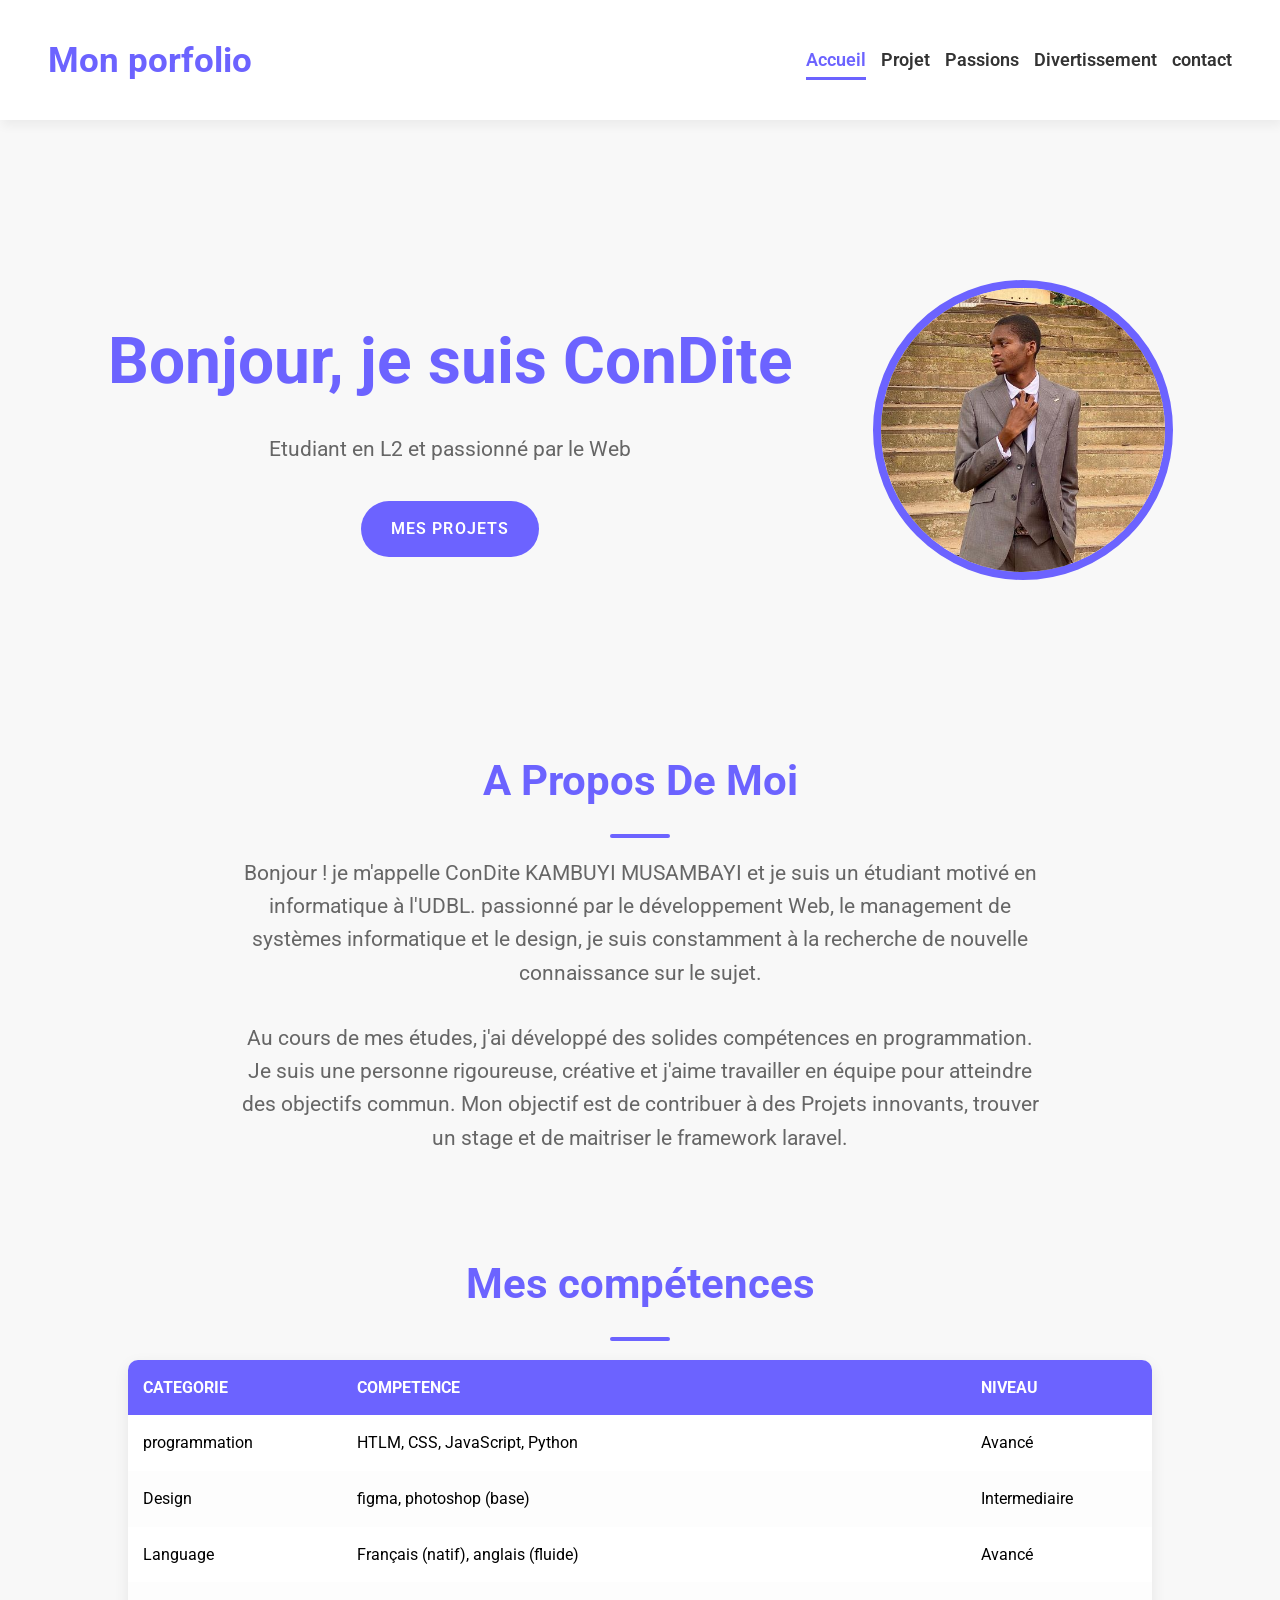
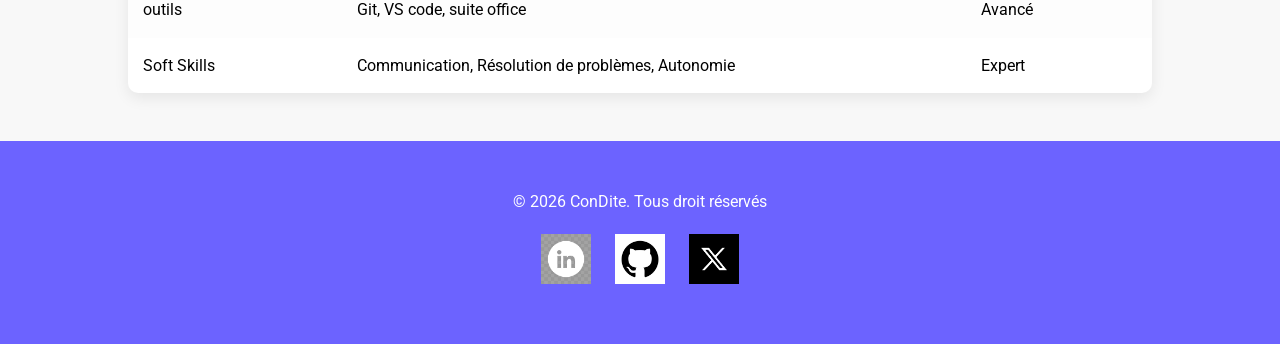
<file: index.html>
<!DOCTYPE html>
<html lang="en">
<head>
    <meta charset="UTF-8">
    <meta name="viewport" content="width=device-width, initial-scale=1.0">
    <title>Mon porfolio</title>
    <link rel="stylesheet" href="CSS/style.css">
    <link rel="preconnect" href="https://fonts.googleapis.com">
    <link rel="preconnect" href="https://fonts.gstatic.com" crossorigin>
    <link href="https://fonts.googleapis.com/css2?family=Roboto:ital,wght@0,100..900;1,100..900&display=swap" rel="stylesheet">
</head>
<body>
    <header>
        <div>
            <a href="">Mon porfolio</a>    
        </div>
        <nav>
            <ul>
                <li><a href="index.html" class="active">Accueil</a></li>
                <li><a href="projet.html">Projet</a></li>
                <li><a href="passions.html">Passions</a></li>
                <li><a href="divertissement.html">Divertissement</a></li>
                <li><a href="contact.html">contact</a></li>
            </ul>
        </nav>
    </header>
    <main>
        <section class="hero">
            <div>
                <h1>Bonjour, je suis ConDite</h1>
                <p>Etudiant en L2 et passionné par le Web</p>
                <a href="projet.html">Mes Projets</a>  
            </div>
            <div>
                <img src="Image/condite_profil.jpg" alt="ConDite">
            </div>
       </section>
       <section class="apropos">
                <h2> A Propos De Moi</h2>
                <p>
                    Bonjour ! je m'appelle ConDite KAMBUYI MUSAMBAYI et je suis un étudiant motivé en informatique à l'UDBL.
                    passionné par le développement Web, le management de systèmes informatique et le design, je suis constamment
                    à la recherche de nouvelle connaissance sur le sujet.
                </p>
                <P>
                    Au cours de mes études, j'ai développé des solides compétences en programmation.
                    Je suis une personne rigoureuse, créative et j'aime travailler en équipe pour atteindre des objectifs commun.
                    Mon objectif est de contribuer à des Projets innovants, trouver un stage et de maitriser le framework laravel.
                </P>
       </section>
        <section class="competences">
            <h2>Mes compétences</h2>
            <table>
                <thead>
                    <tr>
                        <th>CATEGORIE</th>
                        <th>COMPETENCE</th>
                        <th>NIVEAU</th>
                    </tr>
                </thead>
                <tbody>
                    <td>programmation
                        <td>HTLM, CSS, JavaScript, Python</td>
                        <td>Avancé</td>
                    </td>
                    <tr>
                        <td>Design</td>
                        <td>figma, photoshop (base)</td>
                        <td>Intermediaire</td>
                    </tr>
                    <tr>
                        <td>Language</td>
                        <td>Français (natif), anglais (fluide)</td>
                        <td>Avancé</td>
                    </tr>
                    <tr>
                        <td>outils</td>
                        <td>Git, VS code, suite office</td>
                        <td>Avancé</td>
                    </tr>
                    <tr>
                        <td>Soft Skills</td>
                        <td>Communication, Résolution de problèmes, Autonomie</td>
                        <td>Expert</td>
                    </tr>
                </tbody>
            </table>
        </section>
    </main>
    <footer>
            <p>© 2026 ConDite. Tous droit réservés</p>
            <div>
                <a href=""><img src="Image/fb505b5450d59196c788d7a6405068bf.jpg" alt="" height="50" width="50"></a>
                <a href=""><img src="Image/66713a96b9b21dffd3a85a5d748a3171.jpg" alt="" height="50" width="50"></a>
                <a href=""><img src="Image/b268838fe5a0c0ca504c2fc103843ae3.jpg" alt="" height="50" width="50"></a>
            </div>
    </footer>
</body>
</html>
</file>
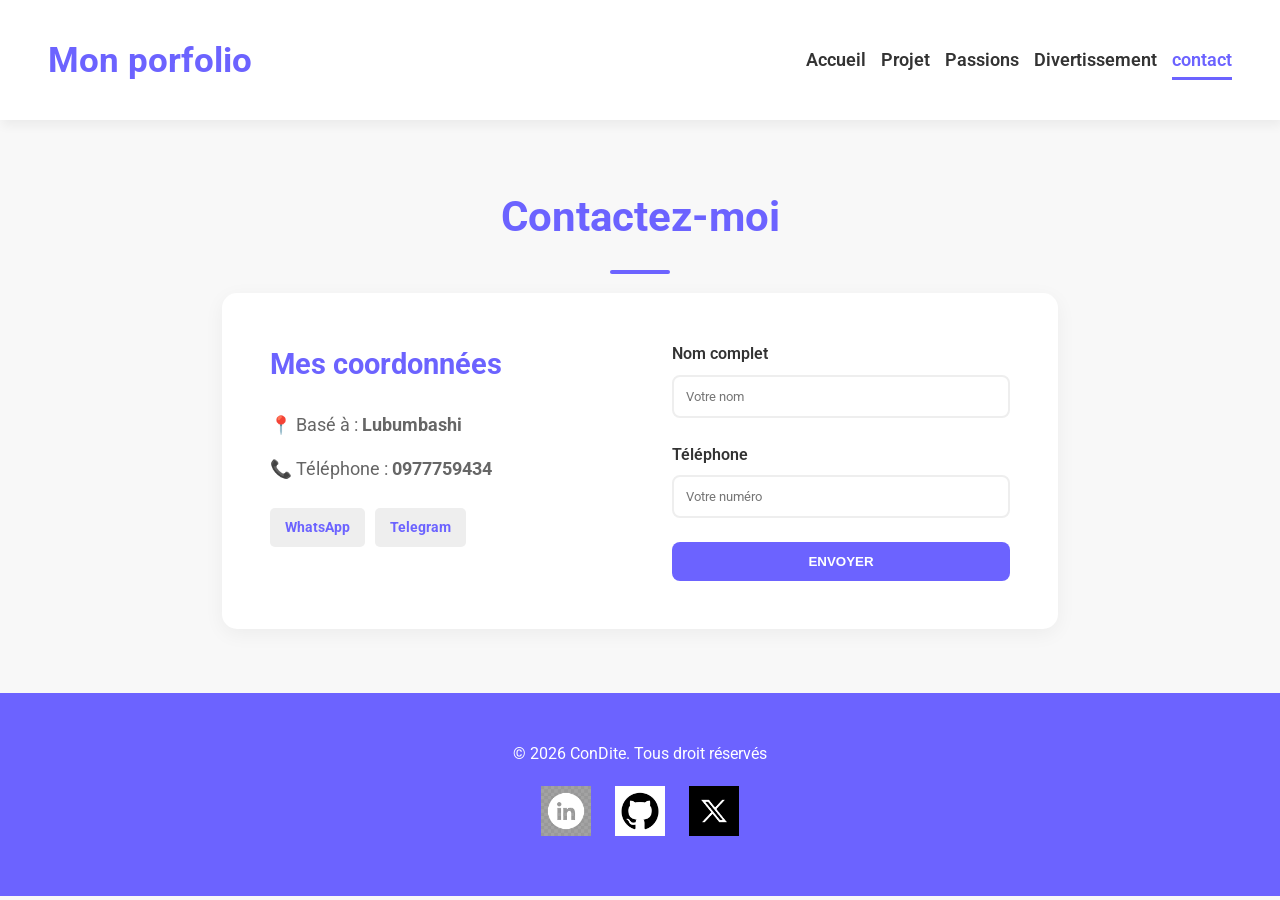
<file: contact.html>
<!DOCTYPE html>
<html lang="en">
<head>
    <meta charset="UTF-8">
    <meta name="viewport" content="width=device-width, initial-scale=1.0">
    <title>Mon porfolio</title>
    <link rel="stylesheet" href="CSS/style.css">
    <link rel="preconnect" href="https://fonts.googleapis.com">
    <link rel="preconnect" href="https://fonts.gstatic.com" crossorigin>
    <link href="https://fonts.googleapis.com/css2?family=Roboto:ital,wght@0,100..900;1,100..900&display=swap" rel="stylesheet">
</head>
<body>
    <header>
        <div>
            <a href="">Mon porfolio</a>    
        </div>
        <nav>
            <ul>
                <li><a href="index.html">Accueil</a></li>
                <li><a href="projet.html">Projet</a></li>
                <li><a href="passions.html">Passions</a></li>
                <li><a href="divertissement.html">Divertissement</a></li>
                <li><a href="contact.html" class="active">contact</a></li>
            </ul>
        </nav>
    </header>
    <main>
    <section class="contact-container">
        <h2>Contactez-moi</h2>
        
        <div class="contact-content">
            <div class="contact-info">
                <h3>Mes coordonnées</h3>
                <p>📍 Basé à : <strong>Lubumbashi</strong></p>
                <p>📞 Téléphone : <strong>0977759434</strong></p>
                <div class="social-links-contact">
                    <a href="https://wa.me/243977759434" target="_blank" class="btn-contact">WhatsApp</a>
                    <a href="https://t.me/+243977759434" target="_blank" class="btn-contact">Telegram</a>
                </div>
            </div>

            <form action="#" class="contact-form">
                <div class="form-group">
                    <label for="nom">Nom complet</label>
                    <input type="text" id="nom" name="nom" placeholder="Votre nom" required>
                </div>
                <div class="form-group">
                    <label for="tel">Téléphone</label>
                    <input type="tel" id="tel" name="tel" placeholder="Votre numéro" required>
                </div>
                <button type="submit" class="btn-submit">Envoyer</button>
            </form>
        </div>
    </section>
</main>
    <footer>
            <p>© 2026 ConDite. Tous droit réservés</p>
            <nav>
                <a href=""><img src="Image/fb505b5450d59196c788d7a6405068bf.jpg" alt="" height="50" width="50"></a>
                <a href=""><img src="Image/66713a96b9b21dffd3a85a5d748a3171.jpg" alt="" height="50" width="50"></a>
                <a href=""><img src="Image/b268838fe5a0c0ca504c2fc103843ae3.jpg" alt="" height="50" width="50"></a>
            </nav>
    </footer>
</body>
</html>
</file>
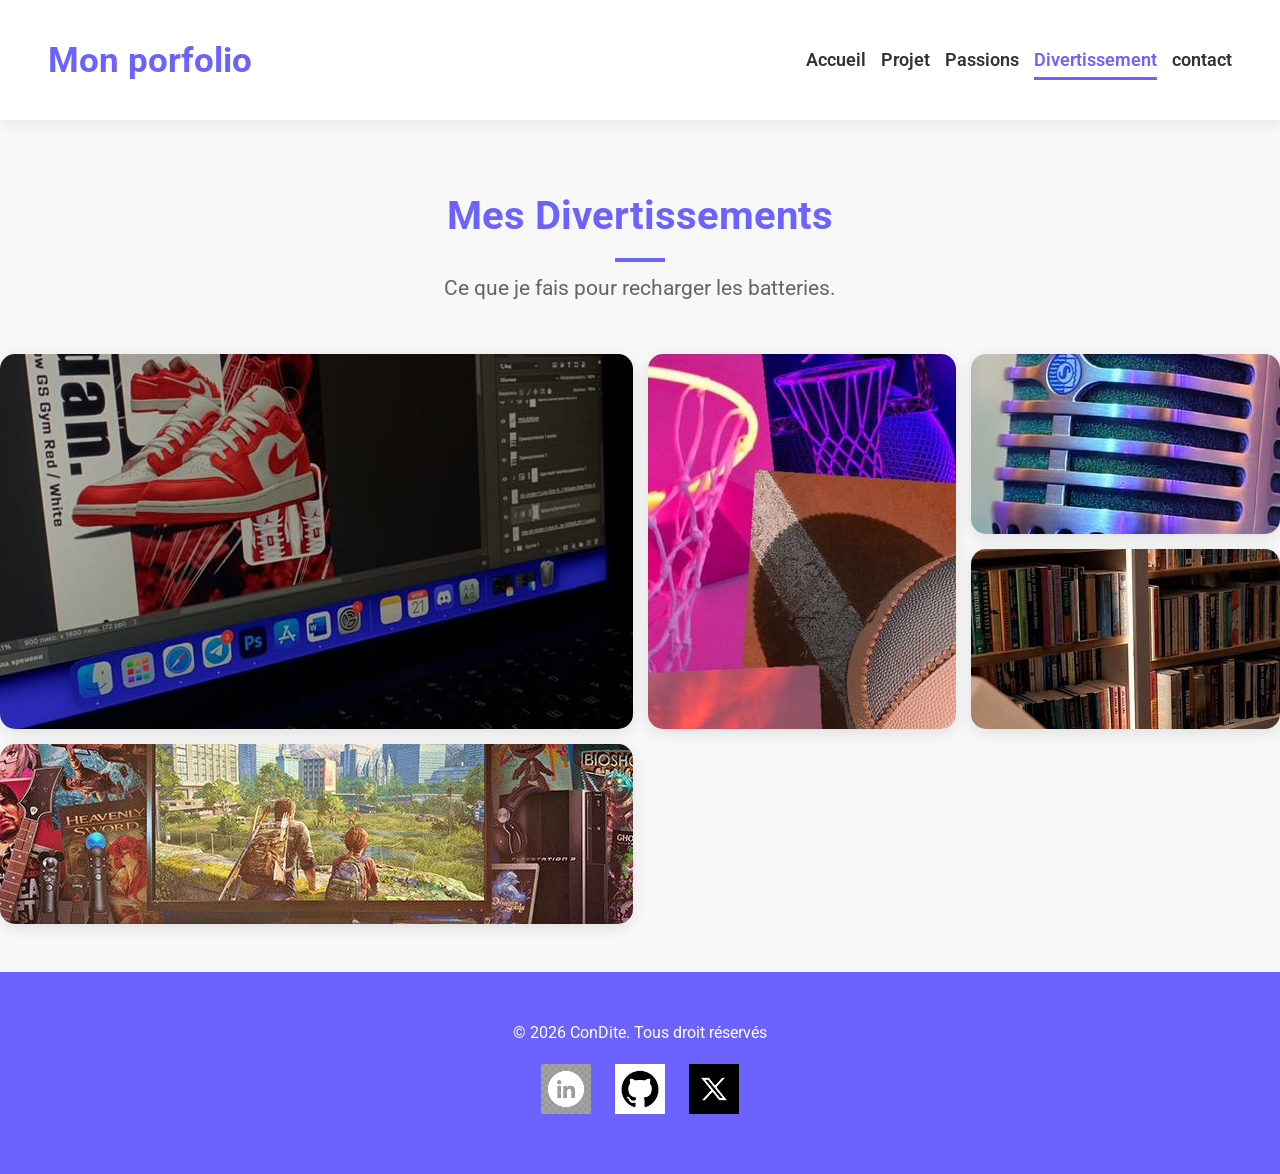
<file: divertissement.html>
<!DOCTYPE html>
<html lang="en">
<head>
    <meta charset="UTF-8">
    <meta name="viewport" content="width=device-width, initial-scale=1.0">
    <title>Mon porfolio</title>
    <link rel="stylesheet" href="CSS/style.css">
    <link rel="preconnect" href="https://fonts.googleapis.com">
    <link rel="preconnect" href="https://fonts.gstatic.com" crossorigin>
    <link href="https://fonts.googleapis.com/css2?family=Roboto:ital,wght@0,100..900;1,100..900&display=swap" rel="stylesheet">
</head>
<body>
    <header>
        <div>
            <a href="">Mon porfolio</a>    
        </div>
        <nav>
            <ul>
                <li><a href="index.html">Accueil</a></li>
                <li><a href="projet.html">Projet</a></li>
                <li><a href="passions.html">Passions</a></li>
                <li><a href="divertissement.html" class="active">Divertissement</a></li>
                <li><a href="contact.html">contact</a></li>
            </ul>
        </nav>
    </header>
    <main class="projets-header">
    <section class="intro">
        <h1>Mes Divertissements</h1>
        <p>Ce que je fais pour recharger les batteries.</p>
    </section>

    <div class="mosaic-container">
        <div class="mosaic-item large">
            <div class="photo-box"><img src="Image/télécharger (1).jpg" alt=""></div>
            <div class="caption">Photoshop</div>
        </div>

        <div class="mosaic-item tall">
            <div class="photo-box"><img src="Image/basket 🏀🏀.jpg" alt=""></div>
            <div class="caption">Basket🏀</div>
        </div>

        <div class="mosaic-item small">
            <div class="photo-box"><img src="Image/télécharger (4).jpg" alt=""></div>
            <div class="caption">Musique🎧</div>
        </div>

        <div class="mosaic-item small">
            <div class="photo-box"><img src="Image/télécharger (2).jpg" alt=""></div>
            <div class="caption">Lecture📚</div>
        </div>

        <div class="mosaic-item wide">
            <div class="photo-box"> <img src="Image/dy6utzrd8vav on TikTok.jpg" alt=""></div>
            <div class="caption">Jeux Vidéos🎮</div>
        </div>
    </div>
</main>
    <footer>
            <p>© 2026 ConDite. Tous droit réservés</p>
            <nav>
                <a href=""><img src="Image/fb505b5450d59196c788d7a6405068bf.jpg" alt="" height="50" width="50"></a>
                <a href=""><img src="Image/66713a96b9b21dffd3a85a5d748a3171.jpg" alt="" height="50" width="50"></a>
                <a href=""><img src="Image/b268838fe5a0c0ca504c2fc103843ae3.jpg" alt="" height="50" width="50"></a>
            </nav>
    </footer>
</body>
</html>
</file>
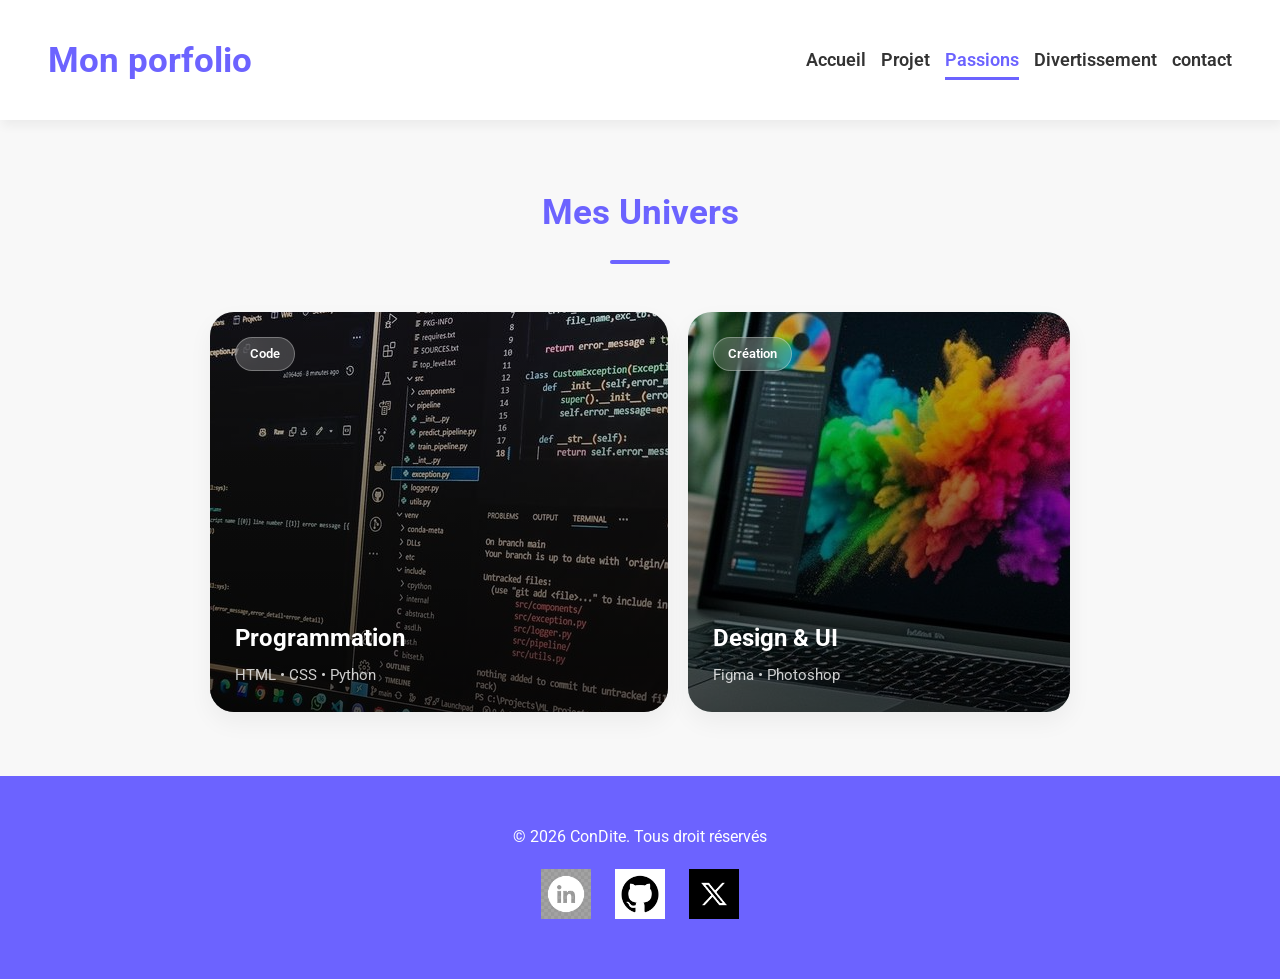
<file: passions.html>
<!DOCTYPE html>
<html lang="en">
<head>
    <meta charset="UTF-8">
    <meta name="viewport" content="width=device-width, initial-scale=1.0">
    <title>Mon porfolio</title>
    <link rel="stylesheet" href="CSS/style.css">
    <link rel="preconnect" href="https://fonts.googleapis.com">
    <link rel="preconnect" href="https://fonts.gstatic.com" crossorigin>
    <link href="https://fonts.googleapis.com/css2?family=Roboto:ital,wght@0,100..900;1,100..900&display=swap" rel="stylesheet">
</head>
<body>
    <header>
        <div>
            <a href="">Mon porfolio</a>    
        </div>
        <nav>
            <ul>
                <li><a href="index.html">Accueil</a></li>
                <li><a href="projet.html">Projet</a></li>
                <li><a href="passions.html" class="active">Passions</a></li>
                <li><a href="divertissement.html">Divertissement</a></li>
                <li><a href="contact.html">contact</a></li>
            </ul>
        </nav>
    </header>
    <main>
    <section class="passions-container">
        <h2 class="section-title">Mes Univers</h2>
        
        <div class="bento-grid">
            <div class="bento-item item-prog">
                <div class="bento-overlay">
                    <div class="bento-badge">Code</div>
                    <div class="bento-info">
                        <h3>Programmation</h3>
                        <p>HTML • CSS • Python</p>
                    </div>
                </div>
                <div class="photo-placeholder"><img src="Image/télécharger.jpg" alt=""></div>
            </div>

            <div class="bento-item item-design">
                <div class="bento-overlay">
                    <div class="bento-badge">Création</div>
                    <div class="bento-info">
                        <h3>Design & UI</h3>
                        <p>Figma • Photoshop</p>
                    </div>
                </div>
                <div class="photo-placeholder"><img src="Image/Vibrant Creative Workspace for Designers_ Boost Your Inspiration.jpg" alt=""></div>
            </div>
        </div>
    </section>
</main>
    <footer>
            <p>© 2026 ConDite. Tous droit réservés</p>
            <nav>
                <a href=""><img src="Image/fb505b5450d59196c788d7a6405068bf.jpg" alt="" height="50" width="50"></a>
                <a href=""><img src="Image/66713a96b9b21dffd3a85a5d748a3171.jpg" alt="" height="50" width="50"></a>
                <a href=""><img src="Image/b268838fe5a0c0ca504c2fc103843ae3.jpg" alt="" height="50" width="50"></a>
            </nav>
    </footer>
</body>
</html>
</file>
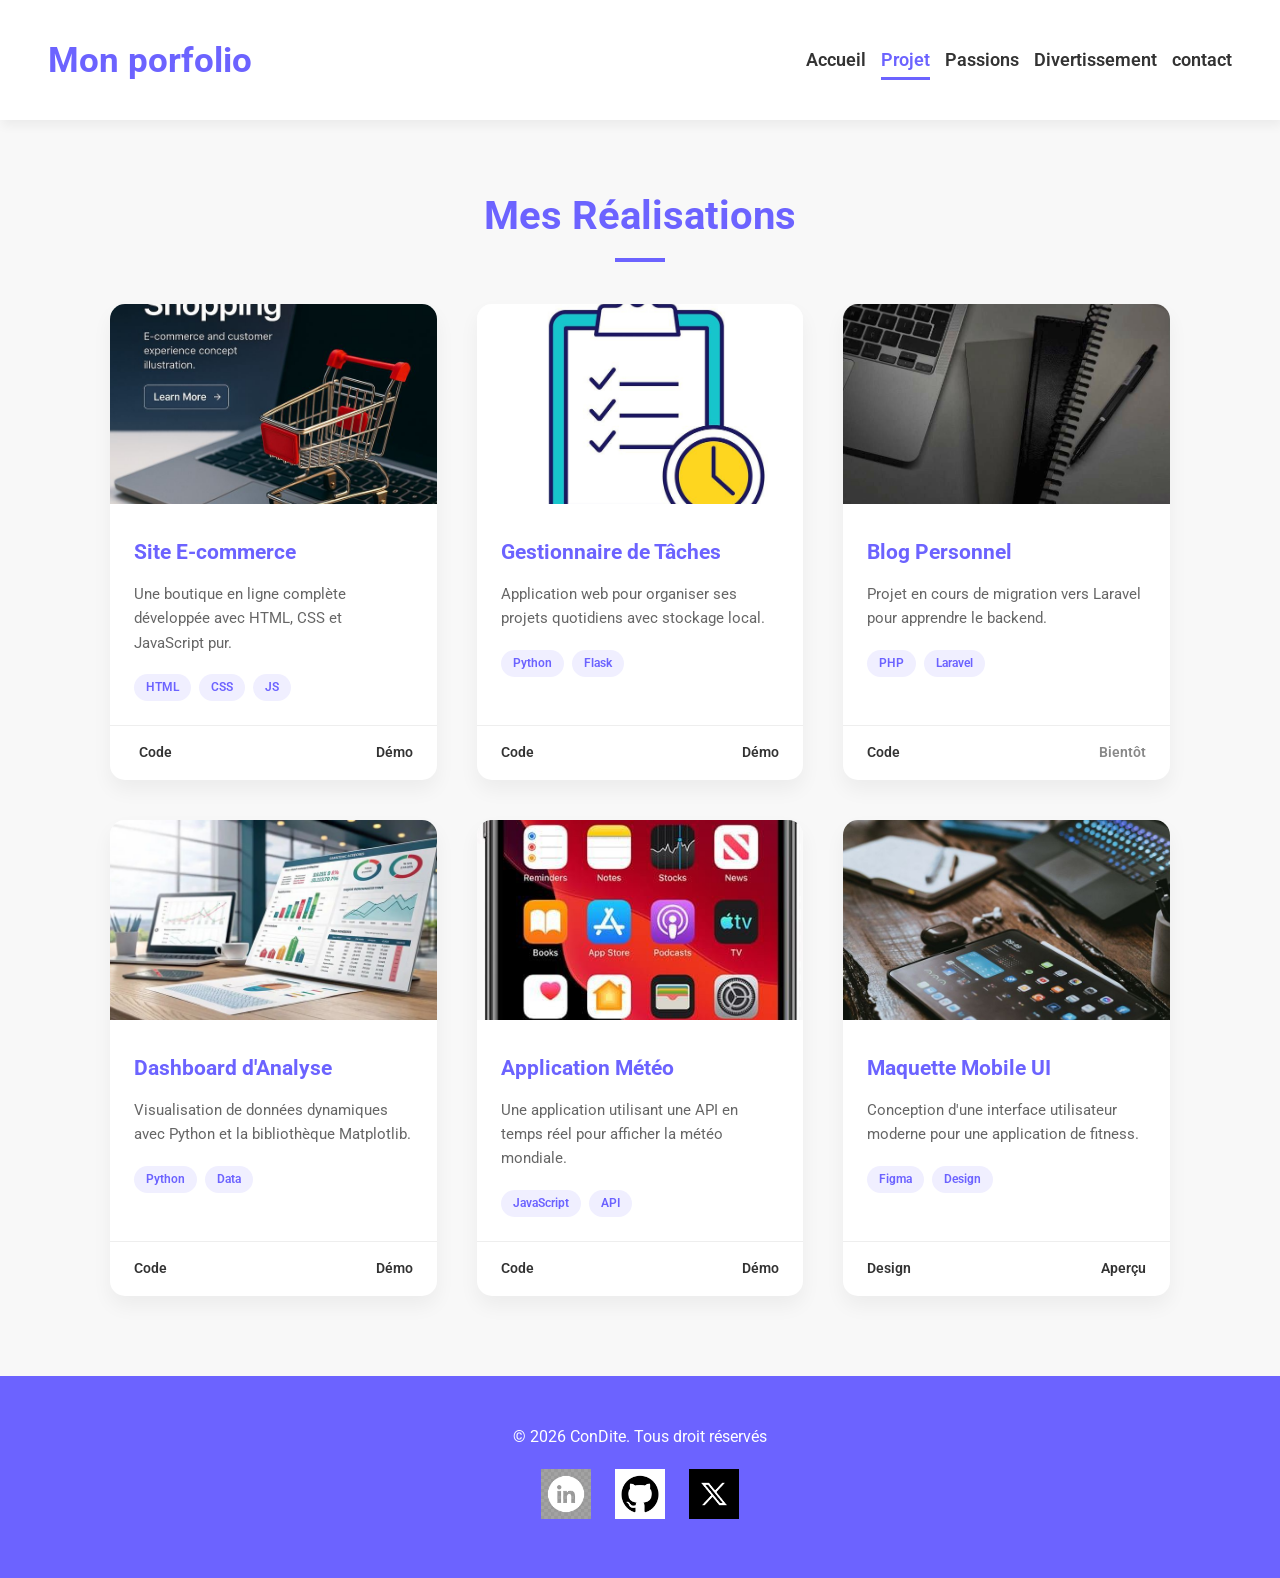
<file: projet.html>
<!DOCTYPE html>
<html lang="en">
<head>
    <meta charset="UTF-8">
    <meta name="viewport" content="width=device-width, initial-scale=1.0">
    <title>Mon porfolio</title>
    <link rel="stylesheet" href="CSS/style.css">
    <link rel="preconnect" href="https://fonts.googleapis.com">
    <link rel="preconnect" href="https://fonts.gstatic.com" crossorigin>
    <link href="https://fonts.googleapis.com/css2?family=Roboto:ital,wght@0,100..900;1,100..900&display=swap" rel="stylesheet">
</head>
<body>
    <header>
        <div>
            <a href="">Mon porfolio</a>    
        </div>
        <nav>
            <ul>
                <li><a href="index.html">Accueil</a></li>
                <li><a href="projet.html" class="active">Projet</a></li>
                <li><a href="passions.html">Passions</a></li>
                <li><a href="divertissement.html">Divertissement</a></li>
                <li><a href="contact.html">contact</a></li>
            </ul>
        </nav>
    </header>
    <main>
    <section class="projets-header">
        <h1>Mes Réalisations</h1>
    </section>

    <section class="projets-grid">
        <div class="card">
            <div class="card-img">
                <img src="Image/430dee7c12965d2ee88cbde0cdea7671.jpg" alt="Site E-commerce">
            </div>
            <div class="card-content">
                <h3>Site E-commerce</h3>
                <p>Une boutique en ligne complète développée avec HTML, CSS et JavaScript pur.</p>
                <div class="tags">
                    <span class="tag">HTML</span>
                    <span class="tag">CSS</span>
                    <span class="tag">JS</span>
                </div>
            </div>
            <div class="card-footer">
                <a href="#"><i class="fab fa-github"></i> Code</a>
                <a href="#"><i class="fas fa-external-link-alt"></i> Démo</a>
            </div>
        </div>

        <div class="card">
            <div class="card-img">
                <img src="Image/f37dce61c50136e8f7ee1f5fc46d47db.jpg" alt="Gestionnaire de Tâches">
            </div>
            <div class="card-content">
                <h3>Gestionnaire de Tâches</h3>
                <p>Application web pour organiser ses projets quotidiens avec stockage local.</p>
                <div class="tags">
                    <span class="tag">Python</span>
                    <span class="tag">Flask</span>
                </div>
            </div>
            <div class="card-footer">
                <a href="#">Code</a>
                <a href="#">Démo</a>
            </div>
        </div>

        <div class="card">
            <div class="card-img">
                <img src="Image/946eed76eb96235677f9899984cff751.jpg" alt="Blog Personnel">
            </div>
            <div class="card-content">
                <h3>Blog Personnel</h3>
                <p>Projet en cours de migration vers Laravel pour apprendre le backend.</p>
                <div class="tags">
                    <span class="tag">PHP</span>
                    <span class="tag">Laravel</span>
                </div>
            </div>
            <div class="card-footer">
                <a href="#">Code</a>
                <span class="status">Bientôt</span>
            </div>
        </div>

        <div class="card">
            <div class="card-img">
                <img src="Image/de0c668e53f0393c7ec8c32aa210b7c4.jpg" alt="Dashboard">
            </div>
            <div class="card-content">
                <h3>Dashboard d'Analyse</h3>
                <p>Visualisation de données dynamiques avec Python et la bibliothèque Matplotlib.</p>
                <div class="tags">
                    <span class="tag">Python</span>
                    <span class="tag">Data</span>
                </div>
            </div>
            <div class="card-footer">
                <a href="#">Code</a>
                <a href="#">Démo</a>
            </div>
        </div>

        <div class="card">
            <div class="card-img">
                <img src="Image/b5c26de164a40e31837507d98f9f38fb.jpg" alt="Météo">
            </div>
            <div class="card-content">
                <h3>Application Météo</h3>
                <p>Une application utilisant une API en temps réel pour afficher la météo mondiale.</p>
                <div class="tags">
                    <span class="tag">JavaScript</span>
                    <span class="tag">API</span>
                </div>
            </div>
            <div class="card-footer">
                <a href="#">Code</a>
                <a href="#">Démo</a>
            </div>
        </div>

        <div class="card">
            <div class="card-img">
                <img src="Image/17542b43a54165eb637c74ddc0dc1a18.jpg" alt="UI Design">
            </div>
            <div class="card-content">
                <h3>Maquette Mobile UI</h3>
                <p>Conception d'une interface utilisateur moderne pour une application de fitness.</p>
                <div class="tags">
                    <span class="tag">Figma</span>
                    <span class="tag">Design</span>
                </div>
            </div>
            <div class="card-footer">
                <a href="#">Design</a>
                <a href="#">Aperçu</a>
            </div>
        </div>
    </section>
</main>
    <footer>
            <p>© 2026 ConDite. Tous droit réservés</p>
            <nav>
                <a href=""><img src="Image/fb505b5450d59196c788d7a6405068bf.jpg" alt="" height="50" width="50"></a>
                <a href=""><img src="Image/66713a96b9b21dffd3a85a5d748a3171.jpg" alt="" height="50" width="50"></a>
                <a href=""><img src="Image/b268838fe5a0c0ca504c2fc103843ae3.jpg" alt="" height="50" width="50"></a>
            </nav>
    </footer>
</body>
</html>
</file>
<file: CSS/style.css>
:root{
    --violet-doux: #6c63ff;
    --violet-fonce: #534edd;
    --orange-vif: #ffa726;
    --gris-tres-fonce: #333;
    --gris-fonce: #666;
    --gris-tres-clair: #f8f8f8;
    --gris-clair: #eee;
}

*{
    margin: 0;
    padding: 0;
    box-sizing: border-box;
}

body{
    background-color: var(--gris-tres-clair);
    font-family: roboto, sans-serif;
    line-height: 1.6;
}

header{
    background-color: white;
    box-shadow: 2px 6px 10px rgba(0,0,0,0.05);
    position: sticky;
    top: 0;
    z-index: 100;
    display: flex;
    justify-content: space-between;
    align-items: center;
    padding: 2rem 3rem;
}

header div a {
    text-decoration: none;
    font-size: 2.2rem;
    font-weight: bold;
    color: var(--violet-doux);
}

ul li {
    list-style: none;
    margin-left: 15px;
}

ul {
    display: flex;
}

ul li a {
    text-decoration: none;
    color: var(--gris-tres-fonce);
    font-weight: 600;
    font-size: 1.1rem;
    position: relative;
    padding: 10px 0;
}

ul li a:hover {
    color: var(--violet-doux);
} 

ul li a::after{
    content: '';
    position: absolute;
    left: 0;
    bottom: 0;
    height: 3PX;
    width: 0;
    background-color: var(--violet-doux);
    transition: width 0.3s ease;
}

ul li a:hover::after {
    width: 100%;
}

a.active {
    color: var(--violet-doux);
}

a.active::after{
    width: 100%;
}

.hero {
    display: flex;
    justify-content: center;
    align-items: center;
    gap: 5rem;
    text-align: center;
    margin: 10rem 2rem;
}

.hero img {
    width: 300px;
    height: 300px;
    object-fit: cover;
    border-radius: 50%;
    border: 8px solid var(--violet-doux);
}
.hero h1{
    color: var(--violet-doux);
    font-size: 4rem;
    font-weight: 700;
    margin-bottom: 1.2rem;
}

.hero p {
color: var(--gris-fonce);
font-size: 1.3rem;
margin-bottom: 1.2rem;
}

.hero a {
    text-decoration: none;
    display: inline-block;
    background-color: var(--violet-doux);
    color: white;
    padding: 15px 30px;
    border-radius: 50px;
    text-transform: uppercase;
    letter-spacing: 1.1px;
    font-weight: 600;
    margin-top: 1rem;
    transition: background-color 0.3s ease;
}

.hero a:hover {
    background-color: var(--violet-fonce);
    transform: translate(-3px);
}
.apropos {
    width: 800px;
    margin: 6rem auto;
    text-align: center; 
}

section h2{
    color: var(--violet-doux);
    font-size: 2.6rem;
    font-weight: 700;
    margin-bottom: 1.2rem;
    text-align: center;
}

section h2::after {
    content: '';
    display: block;
    width: 60px;
    height: 4px;
    background-color: var(--violet-doux);
    margin: 1.2rem auto;
    border-radius: 2px;
}

section p{
    margin-bottom: 2rem;
    color: var(--gris-fonce);
    font-size: 1.3rem;
}

.competences table{
    width: 80%;
    margin: 0 auto;
    border-collapse: collapse;
    background-color: #fff;
    box-shadow: 0 5px 15px rgba(0,0,0,0.08);
    border-radius: 10px;
    overflow: hidden;
}

.competences table th, .competences table td {
    padding: 15px;
}

.competences table thead {
    background-color: var(--violet-doux);
    color: #fff;
    text-transform: uppercase;
}
.competences table tbody td {
    /*ajoute une bordure de 10px en bas de chaque cellule*/
    border-bottom: var(--gris-clair);
}

.competences table tbody tr:nth-child(even) {
    background-color: #fdfdfd;
}

.competences table tbody tr {
    transition: background-color 0.3s ease;
}

.competences table tbody tr:hover {
    background-color: #f0f0f0;
}

.competences table thead th {
    text-align: left;
}

footer {
    margin-top: 3rem;
    background-color: var(--violet-doux);
    padding: 3rem;
    text-align: center;
}

footer p {
    color: white;
    margin-bottom: 1.2rem;
}

footer a {
    display: inline-block;
    font-size: 1.6rem;
    color: white;
    margin: 0 10px;
    transition: color 0.3s ease, transform 0.2s ease;
}

footer a:hover {
    color: var(--orange-vif);
    transform: translate(-3px);
}
/* --- Styles spécifiques à la page Contact --- */

.contact-container {
    max-width: 900px;
    margin: 4rem auto;
    padding: 0 2rem;
}

.contact-content {
    display: flex;
    gap: 4rem;
    justify-content: space-between;
    background-color: white;
    padding: 3rem;
    border-radius: 15px;
    box-shadow: 0 5px 20px rgba(0,0,0,0.05);
}

.contact-info {
    flex: 1;
}

.contact-info h3 {
    color: var(--violet-doux);
    margin-bottom: 1.5rem;
    font-size: 1.8rem;
}

.contact-info p {
    font-size: 1.1rem;
    margin-bottom: 1rem;
    text-align: left; /* Aligné à gauche pour plus de clarté */
}

.social-links-contact {
    margin-top: 1.5rem;
    display: flex;
    gap: 10px;
}

.btn-contact {
    text-decoration: none;
    background-color: var(--gris-clair);
    color: var(--violet-doux);
    padding: 8px 15px;
    border-radius: 5px;
    font-size: 0.9rem;
    font-weight: bold;
    transition: 0.3s;
}

.btn-contact:hover {
    background-color: var(--violet-doux);
    color: white;
}

/* Formulaire */
.contact-form {
    flex: 1;
    display: flex;
    flex-direction: column;
    gap: 1.5rem;
}

.form-group {
    display: flex;
    flex-direction: column;
    text-align: left;
}

.form-group label {
    font-weight: 600;
    margin-bottom: 0.5rem;
    color: var(--gris-tres-fonce);
}

.form-group input {
    padding: 12px;
    border: 2px solid var(--gris-clair);
    border-radius: 8px;
    font-family: inherit;
    outline: none;
    transition: border-color 0.3s;
}

.form-group input:focus {
    border-color: var(--violet-doux);
}

.btn-submit {
    background-color: var(--violet-doux);
    color: white;
    padding: 12px;
    border: none;
    border-radius: 8px;
    font-weight: bold;
    cursor: pointer;
    text-transform: uppercase;
    transition: 0.3s;
}

.btn-submit:hover {
    background-color: var(--violet-fonce);
    transform: translateY(-2px);
}

/* Responsive mobile */
@media (max-width: 768px) {
    .contact-content {
        flex-direction: column;
        padding: 1.5rem;
    }
}
.projets-header {
    text-align: center;
    margin: 4rem 0 2rem;
}

.projets-header h1 {
    color: var(--violet-doux);
    font-size: 2.5rem;
    position: relative;
    display: inline-block;
}

.projets-header h1::after {
    content: '';
    display: block;
    width: 50px;
    height: 4px;
    background-color: var(--violet-doux);
    margin: 10px auto;
}

.projets-grid {
    display: grid;
    grid-template-columns: repeat(auto-fit, minmax(320px, 1fr));
    gap: 2.5rem;
    max-width: 1100px;
    margin: 0 auto 5rem;
    padding: 0 20px;
}

.card {
    background: white;
    border-radius: 15px;
    overflow: hidden;
    box-shadow: 0 10px 20px rgba(0,0,0,0.05);
    display: flex;
    flex-direction: column;
    transition: transform 0.3s ease;
}

.card:hover {
    transform: translateY(-10px);
}

.card-img img {
    width: 100%;
    height: 200px;
    object-fit: cover;
}

.card-content {
    padding: 1.5rem;
    flex-grow: 1;
}

.card-content h3 {
    color: var(--violet-doux);
    margin-bottom: 0.8rem;
    font-size: 1.3rem;
}

.card-content p {
    font-size: 0.95rem;
    color: var(--gris-fonce);
    margin-bottom: 1.2rem;
    text-align: left;
}

.tags {
    display: flex;
    gap: 8px;
    flex-wrap: wrap;
}

.tag {
    background: #f0efff;
    color: #6c63ff;
    padding: 4px 12px;
    border-radius: 20px;
    font-size: 0.75rem;
    font-weight: 600;
}

.card-footer {
    padding: 1rem 1.5rem;
    border-top: 1px solid var(--gris-clair);
    display: flex;
    justify-content: space-between;
    align-items: center;
}

.card-footer a, .status {
    text-decoration: none;
    color: var(--gris-tres-fonce);
    font-size: 0.85rem;
    font-weight: 600;
    display: flex;
    align-items: center;
    gap: 5px;
}

.card-footer a:hover {
    color: var(--violet-doux);
}

.status {
    color: #888;
}


.passions-container {
    max-width: 900px;
    margin: 4rem auto;
    padding: 0 20px;
}

.section-title {
    font-size: 2.2rem;
    margin-bottom: 3rem;
    text-align: center;
    color: var(--violet-doux);
}

.bento-grid {
    display: grid;
    grid-template-columns: 1.2fr 1fr; 
    gap: 20px;
    height: 400px;
}

.bento-item {
    position: relative;
    border-radius: 24px;
    overflow: hidden;
    background-color: #fff;
    box-shadow: 0 10px 25px rgba(0,0,0,0.05);
    transition: transform 0.4s ease;
}

.bento-item:hover {
    transform: scale(0.98);
}

.photo-placeholder {
    width: 100%;
    height: 100%;
    background: var(--gris-clair);
    display: flex;
    align-items: center;
    justify-content: center;
    color: var(--gris-fonce);
    font-size: 0.9rem;
}

.bento-overlay {
    position: absolute;
    inset: 0;
    padding: 25px;
    display: flex;
    flex-direction: column;
    justify-content: space-between;
    background: linear-gradient(to bottom, rgba(0,0,0,0.2), rgba(0,0,0,0.7));
    z-index: 2;
    color: white;
}

.bento-badge {
    align-self: flex-start;
    background: rgba(255, 255, 255, 0.2);
    backdrop-filter: blur(10px);
    padding: 6px 14px;
    border-radius: 100px;
    font-size: 0.8rem;
    font-weight: 600;
    border: 1px solid rgba(255, 255, 255, 0.3);
}

.bento-info h3 {
    font-size: 1.5rem;
    margin-bottom: 5px;
    color: white;
}

.bento-info p {
    color: rgba(255, 255, 255, 0.8) !important;
    font-size: 0.95rem;
    margin: 0;
}

@media (max-width: 768px) {
    .bento-grid {
        grid-template-columns: 1fr;
        height: auto;
    }
    
    .bento-item {
        height: 250px;
    }
}

.divertissement-page {
    padding: 4rem 2rem;
    max-width: 1100px;
    margin: 0 auto;
}

.intro {
    text-align: center;
    margin-bottom: 3rem;
}

.mosaic-container {
    display: grid;
    grid-template-columns: repeat(4, 1fr);
    grid-auto-rows: 180px;
    gap: 15px;
}

.mosaic-item {
    position: relative;
    border-radius: 15px;
    overflow: hidden;
    background: white;
    box-shadow: 0 4px 15px rgba(0,0,0,0.1);
}

.photo-box {
    width: 100%;
    height: 100%;
    background-color: var(--gris-clair);
    display: flex;
    align-items: center;
    justify-content: center;
    color: var(--gris-fonce);
    font-size: 0.8rem;
    font-weight: bold;
    text-transform: uppercase;
}


.mosaic-item.large {
    grid-column: span 2;
    grid-row: span 2;
}

.mosaic-item.tall {
    grid-row: span 2;
}

.mosaic-item.wide {
    grid-column: span 2;
}


.caption {
    position: absolute;
    bottom: 0;
    left: 0;
    right: 0;
    padding: 15px;
    background: linear-gradient(transparent, rgba(108, 99, 255, 0.8));
    color: white;
    font-weight: 600;
    font-size: 1rem;
    transform: translateY(100%);
    transition: transform 0.3s ease;
}

.mosaic-item:hover .caption {
    transform: translateY(0);
}

.mosaic-item:hover .photo-box {
    filter: grayscale(100%) blur(2px);
    transition: 0.3s;
}

@media (max-width: 768px) {
    .mosaic-container {
        grid-template-columns: repeat(2, 1fr);
        grid-auto-rows: 150px;
    }
    
    .mosaic-item.large, .mosaic-item.wide {
        grid-column: span 2;
    }
}
</file>
